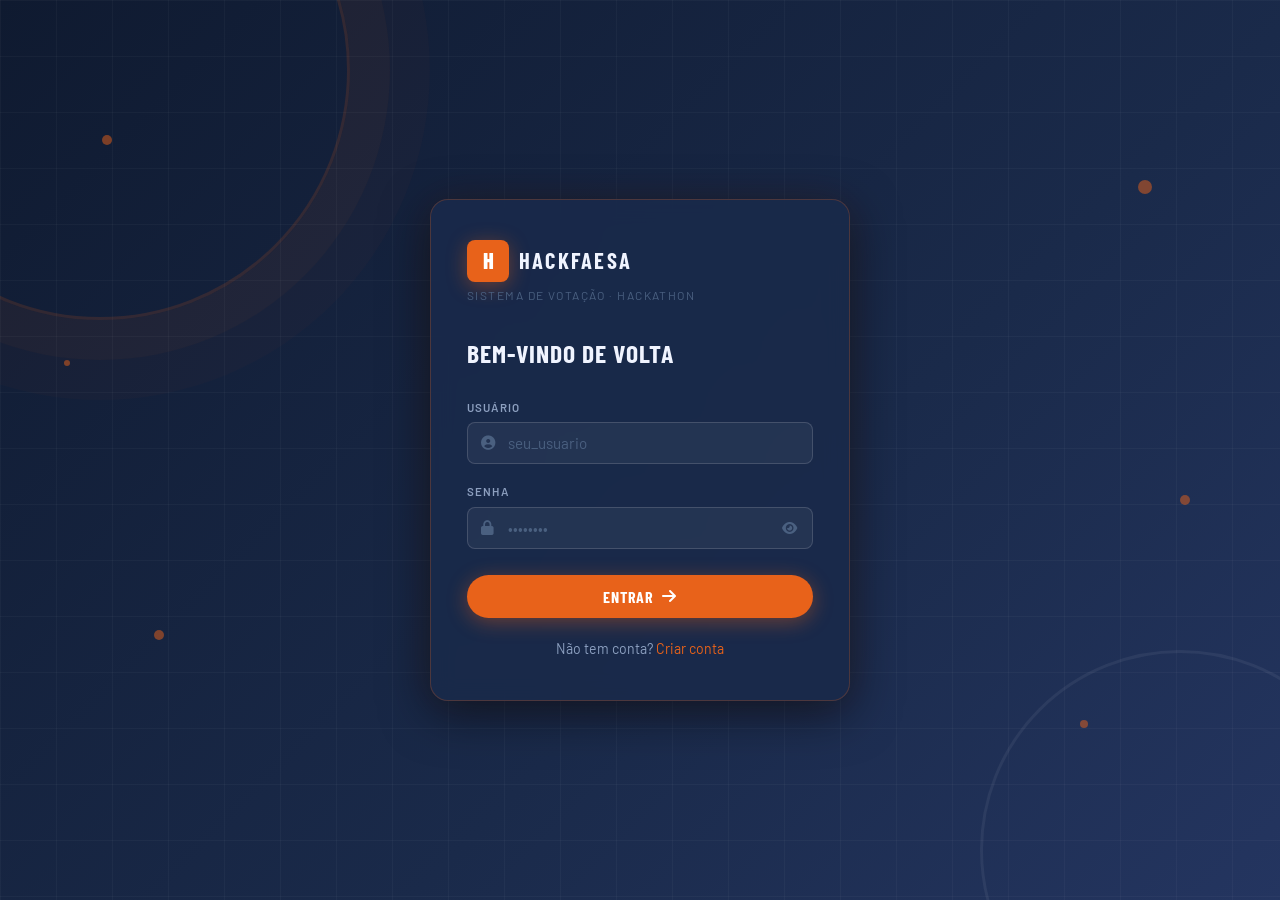
<file: frontend/index.html>
<!DOCTYPE html>
<html lang="pt-BR">
<head>
    <meta charset="UTF-8">
    <meta name="viewport" content="width=device-width, initial-scale=1.0">
    <title>FAESA — Sistema de Votação</title>
    <link rel="stylesheet" href="/frontend/styles.css?v=4">
    <link rel="preconnect" href="https://fonts.googleapis.com">
    <link rel="preconnect" href="https://fonts.gstatic.com" crossorigin>
    <link href="https://fonts.googleapis.com/css2?family=Barlow+Condensed:wght@600;700;800&family=Barlow:wght@300;400;500;600&display=swap" rel="stylesheet">
    <link href="https://cdnjs.cloudflare.com/ajax/libs/font-awesome/6.4.0/css/all.min.css" rel="stylesheet">
</head>
<body>

<!--AUTH SCREEN-->
<div class="auth-screen" id="authScreen">
    <div class="auth-circuit"></div>
    <div class="auth-grid"></div>
    <div class="auth-nodes">
        <div class="auth-node"></div>
        <div class="auth-node"></div>
        <div class="auth-node"></div>
        <div class="auth-node"></div>
        <div class="auth-node"></div>
        <div class="auth-node"></div>
    </div>

    <div class="auth-card" id="authCard">
        <div class="auth-logo">
            <div class="logo-mark"><span>H</span></div>
            <span class="logo-text">HackFAESA</span>
        </div>
        <p class="auth-subtitle">Sistema de Votação · Hackathon</p>

        <div class="auth-panel active" id="panelLogin">
            <h2 class="auth-title">Bem-vindo de volta</h2>
            <form id="loginForm" novalidate>
                <div class="field">
                    <label>Usuário</label>
                    <div class="field-wrap">
                        <i class="fas fa-user-circle"></i>
                        <input type="text" id="username" placeholder="seu_usuario" autocomplete="username" required>
                    </div>
                </div>
                <div class="field">
                    <label>Senha</label>
                    <div class="field-wrap">
                        <i class="fas fa-lock"></i>
                        <input type="password" id="password" placeholder="••••••••" autocomplete="current-password" required>
                        <button type="button" class="toggle-pw" tabindex="-1" onclick="togglePassword('password',this)">
                            <i class="fas fa-eye"></i>
                        </button>
                    </div>
                </div>
                <button type="submit" class="btn-primary btn-full">
                    <span>Entrar</span><i class="fas fa-arrow-right"></i>
                </button>
            </form>
            <p class="auth-switch">Não tem conta? <a href="#" onclick="switchPanel('register')">Criar conta</a></p>
        </div>

        <div class="auth-panel" id="panelRegister">
            <h2 class="auth-title">Criar conta</h2>
            <form id="signupForm" novalidate>
                <div class="field">
                    <label>Usuário</label>
                    <div class="field-wrap">
                        <i class="fas fa-user-circle"></i>
                        <input type="text" id="newUsername" placeholder="escolha um usuario" autocomplete="username" required>
                    </div>
                </div>
                <div class="field">
                    <label>Senha</label>
                    <div class="field-wrap">
                        <i class="fas fa-lock"></i>
                        <input type="password" id="newPassword" placeholder="mínimo 6 caracteres" autocomplete="new-password" required>
                        <button type="button" class="toggle-pw" tabindex="-1" onclick="togglePassword('newPassword',this)">
                            <i class="fas fa-eye"></i>
                        </button>
                    </div>
                </div>
                <button type="submit" class="btn-primary btn-full">
                    <span>Registrar</span><i class="fas fa-arrow-right"></i>
                </button>
            </form>
            <p class="auth-switch">Já tem conta? <a href="#" onclick="switchPanel('login')">Fazer login</a></p>
        </div>
    </div>
</div>

<!--  MAIN APP  -->
<div class="app" id="mainApp" style="display:none">

    <aside class="sidebar" id="sidebar">
        <div class="sidebar-header">
            <div class="auth-logo">
                <div class="logo-mark sm"><span>F</span></div>
                <span class="logo-text">FAESA</span>
            </div>
            <button class="sidebar-close" onclick="toggleSidebar()"><i class="fas fa-times"></i></button>
        </div>

        <nav class="sidebar-nav">
            <button class="nav-item active voter-only" data-tab="voting" onclick="showTab('voting',this)">
                <i class="fas fa-ballot-check"></i><span>Votação</span>
            </button>
            <button class="nav-item" data-tab="results" onclick="showTab('results',this)">
                <i class="fas fa-chart-bar"></i><span>Resultados</span>
            </button>
            <button class="nav-item admin-only" data-tab="admin" onclick="showTab('admin',this)" style="display:none">
                <i class="fas fa-shield-halved"></i><span>Admin</span>
            </button>
        </nav>

        <div class="sidebar-user">
            <div class="user-avatar" id="sidebarAvatar">?</div>
            <div class="user-details">
                <span class="user-name" id="sidebarUsername">—</span>
                <span class="user-role" id="sidebarRole">Avaliador</span>
            </div>
            <button class="icon-btn danger" onclick="logout()" title="Sair">
                <i class="fas fa-sign-out-alt"></i>
            </button>
        </div>
    </aside>

    <div class="sidebar-overlay" id="overlay" onclick="toggleSidebar()"></div>

    <div class="main-area">
        <header class="topbar">
            <button class="icon-btn" onclick="toggleSidebar()" id="menuBtn">
                <i class="fas fa-bars"></i>
            </button>
            <div class="topbar-title" id="topbarTitle">Votação</div>
            <div class="topbar-right">
                <button class="icon-btn theme-toggle" onclick="toggleTheme()" id="themeBtn" title="Alternar tema">
                    <i class="fas fa-sun" id="themeIcon"></i>
                </button>
                <span class="user-chip">
                    <span class="chip-avatar" id="chipAvatar">?</span>
                    <span id="chipUsername">—</span>
                </span>
            </div>
        </header>

        <main class="content">

            <!-- ── Voting Tab ── -->
            <section class="tab-pane active" id="tabVoting">
                <div class="section-header">
                    <div>
                        <h1 class="page-title">Avaliar Equipe</h1>
                        <p class="page-desc">Selecione uma equipe e avalie cada critério</p>
                    </div>
                </div>

                <div id="noTeamsMsg" class="info-banner" style="display:none">
                    <i class="fas fa-circle-info"></i>
                    Nenhuma equipe cadastrada ainda. Aguarde o administrador adicionar as equipes.
                </div>

                <form id="votingForm" novalidate>
                    <div class="team-field-card" id="teamSelectorCard">
                        <label class="team-label">
                            <i class="fas fa-users"></i> Selecionar Equipe
                        </label>
                        <div class="team-selector" id="teamSelector">
                            <div class="teams-loading">
                                <i class="fas fa-circle-notch fa-spin"></i> Carregando equipes…
                            </div>
                        </div>
                        <input type="hidden" id="selectedTeam">
                    </div>

                    <div class="criteria-title">
                        <i class="fas fa-sliders-h"></i> Critérios de Avaliação
                    </div>

                    <div class="vote-progress">
                        <span class="progress-label">Categorias avaliadas</span>
                        <div class="progress-bar-wrap">
                            <div class="progress-bar" id="progressBar"></div>
                        </div>
                        <span class="progress-count" id="progressCount">0 / 7</span>
                    </div>

                    <div class="categories-grid" id="categoriesGrid"></div>

                    <div class="form-actions">
                        <button type="button" class="btn-ghost" onclick="resetVotingForm()">
                            <i class="fas fa-redo"></i> Limpar
                        </button>
                        <button type="submit" class="btn-primary btn-submit" id="submitBtn">
                            <i class="fas fa-paper-plane"></i><span>Enviar Avaliação</span>
                        </button>
                    </div>
                </form>
            </section>

            <!-- ── Results Tab ── -->
            <section class="tab-pane" id="tabResults">
                <div class="section-header">
                    <div>
                        <h1 class="page-title">Resultados</h1>
                        <p class="page-desc">Ranking das equipes em tempo real</p>
                    </div>
                    <button class="btn-ghost" onclick="updateResults()" id="refreshBtn">
                        <i class="fas fa-sync-alt"></i> Atualizar
                    </button>
                </div>
                <div id="resultsContainer"></div>
            </section>

            <!-- ── Admin Tab ── -->
            <section class="tab-pane" id="tabAdmin">
                <div class="section-header">
                    <div>
                        <h1 class="page-title">Painel Admin</h1>
                        <p class="page-desc">Gerencie equipes e usuários do hackathon</p>
                    </div>
                </div>

                <!-- Adicionar Equipe -->
                <div class="admin-card">
                    <div class="admin-card-title">
                        <i class="fas fa-plus-circle"></i> Adicionar Equipe
                    </div>
                    <div class="add-team-row">
                        <div class="field-wrap flex-1">
                            <i class="fas fa-users"></i>
                            <input type="text" id="newTeamName" placeholder="Nome da equipe" maxlength="100"
                                   onkeydown="if(event.key==='Enter'){event.preventDefault();addTeam()}">
                        </div>
                        <button class="btn-primary" onclick="addTeam()" id="addTeamBtn">
                            <i class="fas fa-plus"></i> Adicionar
                        </button>
                    </div>
                </div>

                <!-- Lista de Equipes -->
                <div class="admin-card" style="margin-top:16px">
                    <div class="admin-card-title">
                        <i class="fas fa-list-ul"></i> Equipes Cadastradas
                        <span class="team-count-badge" id="teamCountBadge">0</span>
                    </div>
                    <div id="adminTeamList" class="admin-team-list"></div>
                </div>

                <!-- Gerenciar Usuários (admin-only — hidden via JS on enterApp) -->
                <div class="admin-card admin-only" style="margin-top:16px;display:none">
                    <div class="admin-card-title">
                        <i class="fas fa-users-gear"></i> Usuários Cadastrados
                        <span class="team-count-badge" id="userCountBadge">0</span>
                        <button class="btn-ghost btn-sm" onclick="loadUsers()" style="margin-left:auto">
                            <i class="fas fa-sync-alt"></i> Atualizar
                        </button>
                    </div>
                    <div id="adminUserList" class="admin-team-list"></div>
                </div>

            </section>

        </main>
    </div>
</div>

<div id="toastContainer" class="toast-container"></div>
<script src="/frontend/script.js?v=4"></script>
</body>

</html>
</file>
<file: frontend/styles.css>
/* ═══════════════════════════════════════════════
   FAESA VOTING SYSTEM — styles.css
   Brand: HackFAESA — Navy + Orange
   ═══════════════════════════════════════════════ */

/* ── Dark theme (default) ─────────────────────── */
:root {
    --navy:      #1a2a4a;
    --navy-2:    #162340;
    --navy-3:    #0f1a30;
    --navy-light:#243560;

    --orange:    #e8621a;
    --orange-2:  #f07030;
    --orange-glow: rgba(232,98,26,0.3);

    --bg:        #0f1a30;
    --surface:   #1a2a4a;
    --surface-2: #1e3055;
    --surface-3: #243560;
    --border:    rgba(255,255,255,0.08);
    --border-hi: rgba(255,255,255,0.15);

    --gold:   #f5c842;
    --silver: #b0bec5;
    --bronze: #cd7f32;

    --success: #34d399;
    --error:   #f87171;
    --warning: #fbbf24;

    --text:   #f0f4ff;
    --text-2: #8da0c0;
    --text-3: #4a6080;

    --font-display: 'Barlow Condensed', sans-serif;
    --font-body:    'Barlow', sans-serif;

    --radius:    10px;
    --radius-lg: 18px;
    --shadow:    0 4px 24px rgba(0,0,0,0.4);
    --shadow-lg: 0 12px 48px rgba(0,0,0,0.55);
    --shadow-orange: 0 4px 20px rgba(232,98,26,0.4);

    --sidebar-w: 260px;
    --topbar-h:  64px;
    --ease: cubic-bezier(0.4, 0, 0.2, 1);
}

/* ── Light theme ──────────────────────────────── */
[data-theme="light"] {
    --bg:        #f0f4fa;
    --surface:   #ffffff;
    --surface-2: #f5f8fd;
    --surface-3: #e8eef8;
    --border:    rgba(26,42,74,0.1);
    --border-hi: rgba(26,42,74,0.18);

    --text:   #0f1a30;
    --text-2: #3a5070;
    --text-3: #8aa0c0;

    --shadow:    0 4px 24px rgba(26,42,74,0.1);
    --shadow-lg: 0 12px 48px rgba(26,42,74,0.15);
}

[data-theme="light"] .auth-screen {
    background: linear-gradient(135deg, #1a2a4a, #243560);
}

[data-theme="light"] .auth-card {
    box-shadow: 0 8px 40px rgba(26,42,74,0.2);
}

[data-theme="light"] .skeleton-card::after {
    background: linear-gradient(90deg, transparent 0%, rgba(255,255,255,0.7) 50%, transparent 100%);
}

/* ── Theme transitions ────────────────────────── */
body, .sidebar, .topbar, .auth-card,
.category-card, .team-card, .team-card-header, .team-card-body,
.team-field-card, .score-item, .admin-card, .admin-team-item,
.nav-item, .field-wrap input, .team-input, .team-chip,
.toast, .info-banner, .vote-progress {
    transition: background-color 0.25s ease, border-color 0.25s ease,
                color 0.15s ease, box-shadow 0.25s ease;
}

/* ── Reset ───────────────────────────────────────*/
*, *::before, *::after { box-sizing: border-box; margin: 0; padding: 0; }
html { font-size: 16px; scroll-behavior: smooth; }

body {
    font-family: var(--font-body);
    background: var(--bg);
    color: var(--text);
    line-height: 1.6;
    min-height: 100vh;
    -webkit-font-smoothing: antialiased;
}

a { color: var(--orange); text-decoration: none; }
a:hover { text-decoration: underline; }
button { font-family: var(--font-body); cursor: pointer; border: none; background: none; }
input { font-family: var(--font-body); outline: none; }

::-webkit-scrollbar { width: 6px; }
::-webkit-scrollbar-track { background: transparent; }
::-webkit-scrollbar-thumb { background: var(--surface-3); border-radius: 99px; }

/* ══════════════════════════════════════════════
   CIRCUIT BOARD BACKGROUND — signature HackFAESA effect
   ══════════════════════════════════════════════ */
.circuit-bg {
    position: absolute;
    inset: 0;
    pointer-events: none;
    overflow: hidden;
    opacity: 0.07;
}

.circuit-bg svg {
    position: absolute;
    width: 100%;
    height: 100%;
}

/* Floating circuit nodes */
.circuit-node {
    position: absolute;
    border-radius: 50%;
    border: 2px solid var(--text-3);
    animation: nodePulse 4s ease-in-out infinite alternate;
}

@keyframes nodePulse {
    from { opacity: 0.3; transform: scale(1); }
    to   { opacity: 0.7; transform: scale(1.1); }
}

/* ══════════════════════════════════════════════
   AUTH SCREEN
   ══════════════════════════════════════════════ */
.auth-screen {
    min-height: 100vh;
    display: flex;
    align-items: center;
    justify-content: center;
    padding: 24px;
    position: relative;
    overflow: hidden;
    background: linear-gradient(135deg, var(--navy-3) 0%, var(--navy) 60%, var(--navy-light) 100%);
}

/* circuit decorations on auth */
.auth-circuit {
    position: absolute;
    inset: 0;
    pointer-events: none;
    overflow: hidden;
}

.auth-circuit::before,
.auth-circuit::after {
    content: '';
    position: absolute;
    border-radius: 50%;
    border: 3px solid rgba(232,98,26,0.15);
}

.auth-circuit::before {
    width: 500px; height: 500px;
    top: -180px; left: -150px;
    box-shadow: 0 0 0 40px rgba(232,98,26,0.04),
                0 0 0 80px rgba(232,98,26,0.02);
    animation: circuitSpin 20s linear infinite;
}

.auth-circuit::after {
    width: 400px; height: 400px;
    bottom: -150px; right: -100px;
    border-color: rgba(255,255,255,0.06);
    animation: circuitSpin 15s linear infinite reverse;
}

@keyframes circuitSpin {
    from { transform: rotate(0deg); }
    to   { transform: rotate(360deg); }
}

/* grid lines */
.auth-grid {
    position: absolute;
    inset: 0;
    background-image:
        linear-gradient(rgba(255,255,255,0.03) 1px, transparent 1px),
        linear-gradient(90deg, rgba(255,255,255,0.03) 1px, transparent 1px);
    background-size: 56px 56px;
}

/* orange dot nodes scattered */
.auth-nodes {
    position: absolute;
    inset: 0;
    pointer-events: none;
}

.auth-node {
    position: absolute;
    width: 10px; height: 10px;
    border-radius: 50%;
    background: var(--orange);
    opacity: 0.5;
    animation: nodeFloat 6s ease-in-out infinite alternate;
}

.auth-node:nth-child(1)  { top: 15%; left: 8%;   animation-delay: 0s; }
.auth-node:nth-child(2)  { top: 40%; left: 5%;   animation-delay: -2s; width:6px;height:6px; }
.auth-node:nth-child(3)  { top: 70%; left: 12%;  animation-delay: -4s; }
.auth-node:nth-child(4)  { top: 20%; right: 10%; animation-delay: -1s; width:14px;height:14px; }
.auth-node:nth-child(5)  { top: 55%; right: 7%;  animation-delay: -3s; }
.auth-node:nth-child(6)  { top: 80%; right: 15%; animation-delay: -5s; width:8px;height:8px; }

@keyframes nodeFloat {
    from { transform: translateY(0) scale(1); opacity: 0.4; }
    to   { transform: translateY(-12px) scale(1.2); opacity: 0.8; }
}

/* card */
.auth-card {
    background: rgba(26,42,74,0.92);
    border: 1px solid rgba(232,98,26,0.25);
    border-radius: var(--radius-lg);
    padding: 40px 36px;
    width: 100%;
    max-width: 420px;
    box-shadow: var(--shadow-lg), 0 0 40px rgba(232,98,26,0.08);
    position: relative;
    z-index: 1;
    animation: cardIn 0.5s var(--ease) both;
    backdrop-filter: blur(12px);
}

[data-theme="light"] .auth-card {
    background: rgba(255,255,255,0.97);
    border-color: rgba(232,98,26,0.3);
}

@keyframes cardIn {
    from { opacity: 0; transform: translateY(28px) scale(0.97); }
    to   { opacity: 1; transform: none; }
}

/* logo */
.auth-logo {
    display: flex;
    align-items: center;
    gap: 10px;
    margin-bottom: 4px;
}

.logo-mark {
    width: 42px; height: 42px;
    background: var(--orange);
    border-radius: 8px;
    display: flex;
    align-items: center;
    justify-content: center;
    font-family: var(--font-display);
    font-weight: 800;
    font-size: 1.4rem;
    color: #fff;
    box-shadow: var(--shadow-orange);
    letter-spacing: -0.02em;
}

.logo-mark.sm { width: 34px; height: 34px; font-size: 1.1rem; border-radius: 6px; }

.logo-text {
    font-family: var(--font-display);
    font-weight: 700;
    font-size: 1.4rem;
    letter-spacing: 0.1em;
    color: var(--text);
    text-transform: uppercase;
}

.auth-subtitle {
    font-size: 0.75rem;
    color: var(--text-3);
    letter-spacing: 0.12em;
    text-transform: uppercase;
    margin-bottom: 28px;
}

/* panels */
.auth-panel { display: none; }
.auth-panel.active {
    display: block;
    animation: panelIn 0.3s var(--ease) both;
}

@keyframes panelIn {
    from { opacity: 0; transform: translateX(10px); }
    to   { opacity: 1; transform: none; }
}

.auth-title {
    font-family: var(--font-display);
    font-size: 1.6rem;
    font-weight: 700;
    margin-bottom: 24px;
    color: var(--text);
    text-transform: uppercase;
    letter-spacing: 0.04em;
}

/* field */
.field { margin-bottom: 18px; }

.field label {
    display: block;
    font-size: 0.72rem;
    font-weight: 600;
    letter-spacing: 0.1em;
    text-transform: uppercase;
    color: var(--text-2);
    margin-bottom: 6px;
}

.field-wrap {
    position: relative;
    display: flex;
    align-items: center;
}

.field-wrap i.fa-user-circle,
.field-wrap i.fa-lock,
.field-wrap i.fa-users {
    position: absolute;
    left: 14px;
    color: var(--text-3);
    font-size: 0.9rem;
    pointer-events: none;
    transition: color 0.2s;
}

.field-wrap input {
    width: 100%;
    padding: 11px 14px 11px 40px;
    background: rgba(255,255,255,0.05);
    border: 1.5px solid var(--border-hi);
    border-radius: 8px;
    color: var(--text);
    font-size: 0.95rem;
    transition: border-color 0.2s, box-shadow 0.2s, background 0.2s;
}

[data-theme="light"] .field-wrap input {
    background: #f5f8fd;
}

.field-wrap input:focus {
    border-color: var(--orange);
    box-shadow: 0 0 0 3px var(--orange-glow);
}

.field-wrap:focus-within > i.fa-user-circle,
.field-wrap:focus-within > i.fa-lock,
.field-wrap:focus-within > i.fa-users { color: var(--orange); }

.field-wrap input::placeholder { color: var(--text-3); }

.toggle-pw {
    position: absolute;
    right: 12px;
    color: var(--text-3);
    font-size: 0.85rem;
    padding: 4px;
    transition: color 0.2s;
}
.toggle-pw:hover { color: var(--text-2); }

/* ── Buttons ─────────────────────────────────── */
.btn-primary {
    display: inline-flex;
    align-items: center;
    justify-content: center;
    gap: 8px;
    padding: 12px 26px;
    background: var(--orange);
    color: #fff;
    border-radius: 99px;
    font-family: var(--font-display);
    font-weight: 700;
    font-size: 1rem;
    letter-spacing: 0.06em;
    text-transform: uppercase;
    transition: background 0.2s, transform 0.15s, box-shadow 0.2s;
    box-shadow: var(--shadow-orange);
    position: relative;
    overflow: hidden;
}

.btn-primary::before {
    content: '';
    position: absolute;
    inset: 0;
    background: rgba(255,255,255,0.12);
    opacity: 0;
    transition: opacity 0.2s;
}

.btn-primary:hover::before { opacity: 1; }
.btn-primary:hover { transform: translateY(-2px); box-shadow: 0 6px 28px rgba(232,98,26,0.55); }
.btn-primary:active { transform: translateY(0); }
.btn-primary:disabled { opacity: 0.5; pointer-events: none; }

.btn-full { width: 100%; margin-top: 8px; }

.btn-ghost {
    display: inline-flex;
    align-items: center;
    gap: 8px;
    padding: 10px 20px;
    border: 1.5px solid var(--border-hi);
    border-radius: 99px;
    color: var(--text-2);
    font-family: var(--font-display);
    font-size: 0.88rem;
    font-weight: 600;
    letter-spacing: 0.05em;
    text-transform: uppercase;
    transition: background 0.2s, color 0.2s, border-color 0.2s;
}

.btn-ghost:hover {
    background: var(--surface-2);
    color: var(--text);
    border-color: var(--orange);
    color: var(--orange);
}

.icon-btn {
    width: 38px; height: 38px;
    border-radius: 8px;
    display: flex; align-items: center; justify-content: center;
    color: var(--text-2);
    transition: background 0.2s, color 0.2s;
    font-size: 1rem;
}
.icon-btn:hover { background: var(--surface-3); color: var(--text); }
.icon-btn.danger:hover { background: rgba(248,113,113,0.15); color: var(--error); }
.theme-toggle { font-size: 0.95rem; }

.auth-switch {
    text-align: center;
    margin-top: 20px;
    font-size: 0.88rem;
    color: var(--text-2);
}

/* ══════════════════════════════════════════════
   APP LAYOUT
   ══════════════════════════════════════════════ */
.app {
    display: flex;
    min-height: 100vh;
}

/* ── Sidebar ─────────────────────────────────── */
.sidebar {
    width: var(--sidebar-w);
    background: var(--navy-3);
    border-right: 1px solid rgba(232,98,26,0.15);
    display: flex;
    flex-direction: column;
    position: fixed;
    left: 0; top: 0; bottom: 0;
    z-index: 100;
    transition: transform 0.3s var(--ease);
}

[data-theme="light"] .sidebar {
    background: var(--navy);
    border-right-color: rgba(232,98,26,0.25);
}

.sidebar-header {
    padding: 20px 20px 16px;
    display: flex;
    align-items: center;
    justify-content: space-between;
    border-bottom: 1px solid rgba(255,255,255,0.06);
}

.sidebar-close { display: none; color: var(--text-2); }

.sidebar-nav {
    flex: 1;
    padding: 16px 12px;
    display: flex;
    flex-direction: column;
    gap: 4px;
}

.nav-item {
    display: flex;
    align-items: center;
    gap: 12px;
    padding: 11px 14px;
    border-radius: var(--radius);
    color: rgba(255,255,255,0.55);
    font-family: var(--font-display);
    font-size: 0.95rem;
    font-weight: 600;
    letter-spacing: 0.04em;
    text-transform: uppercase;
    transition: all 0.2s;
    width: 100%;
    text-align: left;
    border: 1.5px solid transparent;
}

.nav-item i { width: 18px; text-align: center; font-size: 0.9rem; }

.nav-item:hover {
    background: rgba(255,255,255,0.07);
    color: rgba(255,255,255,0.9);
}

.nav-item.active {
    background: rgba(232,98,26,0.15);
    color: var(--orange-2);
    border-color: rgba(232,98,26,0.4);
}

/* admin badge */
.nav-item.admin-only::after {
    content: 'ADMIN';
    font-size: 0.5rem;
    font-weight: 700;
    letter-spacing: 0.08em;
    padding: 2px 6px;
    border-radius: 3px;
    background: rgba(245,200,66,0.15);
    color: var(--gold);
    border: 1px solid rgba(245,200,66,0.3);
    margin-left: auto;
}

.sidebar-user {
    padding: 16px 12px;
    border-top: 1px solid rgba(255,255,255,0.06);
    display: flex;
    align-items: center;
    gap: 10px;
}

.user-avatar {
    width: 36px; height: 36px;
    border-radius: 50%;
    background: var(--orange);
    display: flex; align-items: center; justify-content: center;
    font-family: var(--font-display);
    font-weight: 700;
    font-size: 1rem;
    color: #fff;
    flex-shrink: 0;
    box-shadow: 0 2px 8px rgba(232,98,26,0.4);
}

.user-details { flex: 1; min-width: 0; }

.user-name {
    display: block;
    font-family: var(--font-display);
    font-size: 0.9rem;
    font-weight: 700;
    letter-spacing: 0.04em;
    white-space: nowrap;
    overflow: hidden;
    text-overflow: ellipsis;
    color: rgba(255,255,255,0.9);
}

.user-role {
    display: block;
    font-size: 0.72rem;
    color: rgba(255,255,255,0.4);
    text-transform: uppercase;
    letter-spacing: 0.08em;
}

.sidebar-overlay {
    display: none;
    position: fixed;
    inset: 0;
    background: rgba(0,0,0,0.6);
    z-index: 90;
    backdrop-filter: blur(2px);
}

/* ── Main Area ───────────────────────────────── */
.main-area {
    flex: 1;
    margin-left: var(--sidebar-w);
    display: flex;
    flex-direction: column;
    min-height: 100vh;
}

.topbar {
    height: var(--topbar-h);
    background: var(--surface);
    border-bottom: 2px solid rgba(232,98,26,0.2);
    padding: 0 24px;
    display: flex;
    align-items: center;
    gap: 14px;
    position: sticky;
    top: 0;
    z-index: 50;
}

#menuBtn { display: none; }

.topbar-title {
    flex: 1;
    font-family: var(--font-display);
    font-size: 1.1rem;
    font-weight: 700;
    color: var(--text);
    text-transform: uppercase;
    letter-spacing: 0.08em;
}

/* orange accent line on topbar title */
.topbar-title::before {
    content: '';
    display: inline-block;
    width: 4px; height: 18px;
    background: var(--orange);
    border-radius: 2px;
    margin-right: 10px;
    vertical-align: middle;
}

.user-chip {
    display: flex;
    align-items: center;
    gap: 8px;
    background: var(--surface-2);
    border: 1.5px solid var(--border-hi);
    border-radius: 99px;
    padding: 5px 14px 5px 6px;
    font-size: 0.85rem;
    color: var(--text-2);
}

.chip-avatar {
    width: 26px; height: 26px;
    border-radius: 50%;
    background: var(--orange);
    display: flex; align-items: center; justify-content: center;
    font-family: var(--font-display);
    font-weight: 700; font-size: 0.75rem;
    color: #fff;
}

.content {
    flex: 1;
    padding: 32px 28px;
    max-width: 980px;
    width: 100%;
    margin: 0 auto;
}

/* ── Section layout ──────────────────────────── */
.section-header {
    display: flex;
    align-items: flex-start;
    justify-content: space-between;
    gap: 16px;
    margin-bottom: 28px;
    flex-wrap: wrap;
}

.page-title {
    font-family: var(--font-display);
    font-size: 2rem;
    font-weight: 700;
    color: var(--text);
    line-height: 1.2;
    text-transform: uppercase;
    letter-spacing: 0.04em;
    display: flex;
    align-items: center;
    gap: 12px;
}

/* orange bar before title */
.page-title::before {
    content: '';
    display: inline-block;
    width: 5px;
    height: 28px;
    background: var(--orange);
    border-radius: 3px;
    flex-shrink: 0;
}

.page-desc {
    margin-top: 6px;
    font-size: 0.9rem;
    color: var(--text-2);
    padding-left: 17px;
}

.tab-pane { display: none; }
.tab-pane.active {
    display: block;
    animation: fadeSlide 0.3s var(--ease) both;
}

@keyframes fadeSlide {
    from { opacity: 0; transform: translateY(12px); }
    to   { opacity: 1; transform: none; }
}

/* ══════════════════════════════════════════════
   VOTING FORM
   ══════════════════════════════════════════════ */
.team-field-card {
    background: var(--surface);
    border: 1.5px solid var(--border-hi);
    border-radius: var(--radius);
    padding: 24px;
    margin-bottom: 24px;
    position: relative;
    overflow: hidden;
}

/* orange corner accent */
.team-field-card::before {
    content: '';
    position: absolute;
    top: 0; left: 0;
    width: 4px; height: 100%;
    background: var(--orange);
    border-radius: 0 2px 2px 0;
}

.team-label {
    display: flex;
    align-items: center;
    gap: 8px;
    font-size: 0.72rem;
    font-weight: 700;
    text-transform: uppercase;
    letter-spacing: 0.1em;
    color: var(--text-2);
    margin-bottom: 14px;
}

.team-label i { color: var(--orange); }

.team-input {
    width: 100%;
    padding: 12px 16px;
    background: var(--surface-2);
    border: 1.5px solid var(--border);
    border-radius: 8px;
    color: var(--text);
    font-size: 1.05rem;
    font-weight: 500;
    transition: border-color 0.2s, box-shadow 0.2s;
}

.team-input:focus {
    border-color: var(--orange);
    box-shadow: 0 0 0 3px var(--orange-glow);
}

.team-input::placeholder { color: var(--text-3); }

.criteria-title {
    font-family: var(--font-display);
    font-size: 0.78rem;
    font-weight: 700;
    text-transform: uppercase;
    letter-spacing: 0.1em;
    color: var(--text-2);
    margin-bottom: 14px;
    display: flex;
    align-items: center;
    gap: 8px;
}
.criteria-title i { color: var(--orange); }

/* categories grid */
.categories-grid {
    display: grid;
    grid-template-columns: repeat(auto-fill, minmax(280px, 1fr));
    gap: 14px;
    margin-bottom: 24px;
}

.category-card {
    background: var(--surface);
    border: 1.5px solid var(--border);
    border-radius: var(--radius);
    padding: 18px;
    transition: border-color 0.2s, box-shadow 0.2s;
    position: relative;
    overflow: hidden;
}

.category-card::after {
    content: '';
    position: absolute;
    bottom: 0; left: 0; right: 0;
    height: 2px;
    background: var(--orange);
    transform: scaleX(0);
    transition: transform 0.3s var(--ease);
    transform-origin: left;
}

.category-card:has(input:checked)::after { transform: scaleX(1); }
.category-card:has(input:checked) {
    border-color: rgba(232,98,26,0.4);
}

.category-header {
    display: flex;
    align-items: center;
    justify-content: space-between;
    margin-bottom: 12px;
}

.category-name {
    font-family: var(--font-display);
    font-size: 0.95rem;
    font-weight: 700;
    color: var(--text);
    text-transform: uppercase;
    letter-spacing: 0.03em;
}

.category-weight {
    font-size: 0.7rem;
    padding: 2px 8px;
    background: rgba(232,98,26,0.12);
    border: 1px solid rgba(232,98,26,0.25);
    border-radius: 99px;
    color: var(--orange-2);
    font-weight: 600;
}

.rating-group {
    display: flex;
    gap: 5px;
    flex-wrap: wrap;
}

.rating-option { flex: 1; min-width: 0; }
.rating-option input[type="radio"] { display: none; }

.rating-option label {
    display: flex;
    flex-direction: column;
    align-items: center;
    justify-content: center;
    gap: 2px;
    padding: 8px 4px;
    background: var(--surface-2);
    border: 1.5px solid var(--border);
    border-radius: 7px;
    cursor: pointer;
    transition: all 0.2s;
    text-align: center;
    font-size: 0.65rem;
    color: var(--text-2);
    width: 100%;
    line-height: 1.3;
}

.rating-option label .rating-num {
    display: block;
    font-family: var(--font-display);
    font-size: 1.1rem;
    font-weight: 800;
    color: var(--text-3);
    transition: color 0.2s;
}

.rating-option label:hover {
    border-color: var(--orange);
    color: var(--text);
}

.rating-option label:hover .rating-num { color: var(--orange); }

.rating-option input[type="radio"]:checked + label {
    background: rgba(232,98,26,0.15);
    border-color: var(--orange);
    color: var(--orange-2);
}

.rating-option input[type="radio"]:checked + label .rating-num {
    color: var(--orange);
}

.category-card.rated .category-name::after {
    content: '●';
    margin-left: 6px;
    color: var(--success);
    font-size: 0.5rem;
    vertical-align: middle;
}

.form-actions {
    display: flex;
    justify-content: flex-end;
    gap: 12px;
}

.btn-submit { padding: 13px 36px; font-size: 1rem; }

/* progress bar */
.vote-progress {
    display: flex;
    align-items: center;
    gap: 12px;
    margin-bottom: 20px;
    padding: 12px 16px;
    background: var(--surface);
    border: 1.5px solid var(--border);
    border-radius: var(--radius);
}

.progress-label {
    font-family: var(--font-display);
    font-size: 0.72rem;
    font-weight: 700;
    text-transform: uppercase;
    letter-spacing: 0.08em;
    color: var(--text-2);
    white-space: nowrap;
}

.progress-bar-wrap {
    flex: 1;
    height: 6px;
    background: var(--surface-3);
    border-radius: 99px;
    overflow: hidden;
}

.progress-bar {
    height: 100%;
    background: linear-gradient(90deg, var(--orange), var(--orange-2));
    border-radius: 99px;
    transition: width 0.4s var(--ease);
    width: 0%;
}

.progress-count {
    font-family: var(--font-display);
    font-size: 0.82rem;
    font-weight: 800;
    color: var(--orange-2);
    white-space: nowrap;
}

/* info banner */
.info-banner {
    display: flex;
    align-items: center;
    gap: 12px;
    padding: 14px 18px;
    background: rgba(232,98,26,0.08);
    border: 1.5px solid rgba(232,98,26,0.25);
    border-radius: var(--radius);
    color: var(--orange-2);
    font-size: 0.9rem;
    margin-bottom: 20px;
}

/* ── Team Selector ───────────────────────────── */
.team-selector {
    display: flex;
    flex-wrap: wrap;
    gap: 10px;
    min-height: 48px;
    align-items: center;
}

.teams-loading {
    color: var(--text-3);
    font-size: 0.88rem;
    display: flex;
    align-items: center;
    gap: 8px;
}

.team-chip {
    padding: 8px 20px;
    border-radius: 99px;
    border: 1.5px solid var(--border-hi);
    background: var(--surface-2);
    color: var(--text-2);
    font-family: var(--font-display);
    font-size: 0.88rem;
    font-weight: 600;
    letter-spacing: 0.04em;
    text-transform: uppercase;
    cursor: pointer;
    transition: all 0.2s;
    user-select: none;
}

.team-chip:hover {
    border-color: var(--orange);
    color: var(--orange-2);
    background: rgba(232,98,26,0.08);
}

.team-chip.selected {
    background: var(--orange);
    border-color: var(--orange);
    color: #fff;
    box-shadow: var(--shadow-orange);
}

/* ══════════════════════════════════════════════
   RESULTS
   ══════════════════════════════════════════════ */
.results-list {
    display: flex;
    flex-direction: column;
    gap: 14px;
}

.team-card {
    background: var(--surface);
    border: 1.5px solid var(--border);
    border-radius: var(--radius-lg);
    overflow: hidden;
    transition: box-shadow 0.2s, border-color 0.2s;
    animation: cardFadeIn 0.4s var(--ease) both;
    position: relative;
}

/* left accent bar */
.team-card::before {
    content: '';
    position: absolute;
    left: 0; top: 0; bottom: 0;
    width: 4px;
    background: var(--border-hi);
    border-radius: 0;
}

.team-card.rank-1::before { background: var(--gold); }
.team-card.rank-2::before { background: var(--silver); }
.team-card.rank-3::before { background: var(--bronze); }

.team-card:hover { box-shadow: var(--shadow); border-color: var(--border-hi); }

.team-card.rank-1 { border-color: rgba(245,200,66,0.3); }
.team-card.rank-2 { border-color: rgba(176,190,197,0.25); }
.team-card.rank-3 { border-color: rgba(205,127,50,0.25); }

@keyframes cardFadeIn {
    from { opacity: 0; transform: translateY(14px); }
    to   { opacity: 1; transform: none; }
}

.team-card-header {
    padding: 18px 20px 18px 24px;
    display: flex;
    align-items: center;
    gap: 16px;
    cursor: pointer;
    user-select: none;
}

.rank-badge {
    width: 36px; height: 36px;
    border-radius: 50%;
    display: flex; align-items: center; justify-content: center;
    font-family: var(--font-display);
    font-weight: 800;
    font-size: 1rem;
    flex-shrink: 0;
    background: var(--surface-3);
    color: var(--text-2);
    border: 1.5px solid var(--border);
}

.rank-badge.gold   { background: rgba(245,200,66,0.15);  color: var(--gold);   border-color: var(--gold); }
.rank-badge.silver { background: rgba(176,190,197,0.15); color: var(--silver); border-color: var(--silver); }
.rank-badge.bronze { background: rgba(205,127,50,0.15);  color: var(--bronze); border-color: var(--bronze); }

.team-info { flex: 1; min-width: 0; }

.team-card-name {
    font-family: var(--font-display);
    font-size: 1.1rem;
    font-weight: 700;
    color: var(--text);
    text-transform: uppercase;
    letter-spacing: 0.03em;
    white-space: nowrap;
    overflow: hidden;
    text-overflow: ellipsis;
}

.team-card-meta {
    font-size: 0.78rem;
    color: var(--text-3);
    margin-top: 2px;
    text-transform: uppercase;
    letter-spacing: 0.06em;
}

.score-pill {
    padding: 6px 18px;
    border-radius: 99px;
    font-family: var(--font-display);
    font-weight: 800;
    font-size: 1rem;
    background: var(--surface-2);
    color: var(--text);
    border: 1.5px solid var(--border-hi);
    flex-shrink: 0;
    letter-spacing: 0.02em;
}

.rank-1 .score-pill { background: rgba(245,200,66,0.12);  color: var(--gold);   border-color: rgba(245,200,66,0.4); }
.rank-2 .score-pill { background: rgba(176,190,197,0.12); color: var(--silver); border-color: rgba(176,190,197,0.35); }
.rank-3 .score-pill { background: rgba(205,127,50,0.12);  color: var(--bronze); border-color: rgba(205,127,50,0.4); }

.team-card-actions {
    display: flex;
    align-items: center;
    gap: 8px;
    flex-shrink: 0;
}

.expand-btn {
    width: 30px; height: 30px;
    border-radius: 6px;
    display: flex; align-items: center; justify-content: center;
    color: var(--text-3);
    font-size: 0.8rem;
    transition: all 0.2s;
    background: var(--surface-2);
}
.expand-btn:hover { background: var(--surface-3); color: var(--text); }
.expand-btn.expanded { transform: rotate(180deg); }

.delete-btn-sm {
    padding: 6px 14px;
    border-radius: 99px;
    background: rgba(248,113,113,0.1);
    border: 1.5px solid rgba(248,113,113,0.25);
    color: var(--error);
    font-family: var(--font-display);
    font-size: 0.75rem;
    font-weight: 700;
    letter-spacing: 0.05em;
    text-transform: uppercase;
    display: flex; align-items: center; gap: 5px;
    transition: all 0.2s;
}
.delete-btn-sm:hover { background: rgba(248,113,113,0.2); }

.team-card-body {
    border-top: 1px solid var(--border);
    padding: 20px 24px;
    display: none;
}
.team-card-body.open { display: block; }

.scores-grid {
    display: grid;
    grid-template-columns: repeat(auto-fill, minmax(180px, 1fr));
    gap: 10px;
}

.score-item {
    background: var(--surface-2);
    border: 1px solid var(--border);
    border-radius: 8px;
    padding: 12px 14px;
}

.score-item-name {
    font-family: var(--font-display);
    font-size: 0.68rem;
    text-transform: uppercase;
    letter-spacing: 0.08em;
    color: var(--text-3);
    margin-bottom: 4px;
}

.score-item-val {
    font-family: var(--font-display);
    font-size: 1.2rem;
    font-weight: 800;
    color: var(--orange-2);
}

/* skeleton */
.skeleton-list { display: flex; flex-direction: column; gap: 14px; }
.skeleton-card {
    height: 80px;
    border-radius: var(--radius-lg);
    background: var(--surface);
    border: 1.5px solid var(--border);
    position: relative;
    overflow: hidden;
}

.skeleton-card::after {
    content: '';
    position: absolute;
    inset: 0;
    background: linear-gradient(90deg, transparent 0%, rgba(255,255,255,0.04) 50%, transparent 100%);
    animation: shimmer 1.4s infinite;
}

@keyframes shimmer {
    from { transform: translateX(-100%); }
    to   { transform: translateX(100%); }
}

.empty-state {
    text-align: center;
    padding: 64px 24px;
    color: var(--text-3);
}
.empty-state i { font-size: 3rem; margin-bottom: 16px; display: block; opacity: 0.3; }

/* ══════════════════════════════════════════════
   ADMIN PANEL
   ══════════════════════════════════════════════ */
.admin-card {
    background: var(--surface);
    border: 1.5px solid var(--border-hi);
    border-radius: var(--radius);
    padding: 24px;
    position: relative;
    overflow: hidden;
}

.admin-card::before {
    content: '';
    position: absolute;
    top: 0; left: 0;
    width: 100%; height: 3px;
    background: linear-gradient(90deg, var(--orange), transparent);
}

.admin-card-title {
    display: flex;
    align-items: center;
    gap: 10px;
    font-family: var(--font-display);
    font-size: 1rem;
    font-weight: 700;
    color: var(--text);
    text-transform: uppercase;
    letter-spacing: 0.06em;
    margin-bottom: 18px;
}

.admin-card-title i { color: var(--orange); }

.team-count-badge {
    margin-left: auto;
    background: rgba(232,98,26,0.15);
    border: 1px solid rgba(232,98,26,0.3);
    border-radius: 99px;
    padding: 2px 10px;
    font-size: 0.78rem;
    font-weight: 700;
    color: var(--orange-2);
    font-family: var(--font-display);
}

.add-team-row {
    display: flex;
    gap: 12px;
    align-items: center;
}

.add-team-row .field-wrap { flex: 1; }
.flex-1 { flex: 1; }

.admin-team-list {
    display: flex;
    flex-direction: column;
    gap: 8px;
}

.admin-team-item {
    display: flex;
    align-items: center;
    gap: 12px;
    padding: 12px 16px;
    background: var(--surface-2);
    border: 1.5px solid var(--border);
    border-radius: 8px;
    transition: border-color 0.2s;
    animation: cardFadeIn 0.3s var(--ease) both;
}
.admin-team-item:hover { border-color: rgba(232,98,26,0.3); }

.admin-team-icon {
    width: 32px; height: 32px;
    border-radius: 8px;
    background: rgba(232,98,26,0.12);
    border: 1px solid rgba(232,98,26,0.25);
    display: flex; align-items: center; justify-content: center;
    color: var(--orange-2);
    font-size: 0.85rem;
    flex-shrink: 0;
}

.admin-team-name {
    flex: 1;
    font-family: var(--font-display);
    font-size: 0.95rem;
    font-weight: 700;
    letter-spacing: 0.03em;
    text-transform: uppercase;
    color: var(--text);
}

.admin-team-delete {
    width: 30px; height: 30px;
    border-radius: 6px;
    display: flex; align-items: center; justify-content: center;
    background: transparent;
    color: var(--text-3);
    font-size: 0.82rem;
    transition: all 0.2s;
    flex-shrink: 0;
}
.admin-team-delete:hover { background: rgba(248,113,113,0.15); color: var(--error); }

.admin-empty {
    text-align: center;
    padding: 32px 16px;
    color: var(--text-3);
    font-size: 0.88rem;
}
.admin-empty i { display: block; font-size: 2rem; margin-bottom: 10px; opacity: 0.3; }

/* ══════════════════════════════════════════════
   TOAST NOTIFICATIONS
   ══════════════════════════════════════════════ */
.toast-container {
    position: fixed;
    top: 20px;
    right: 20px;
    display: flex;
    flex-direction: column;
    gap: 10px;
    z-index: 9999;
    pointer-events: none;
}

.toast {
    display: flex;
    align-items: center;
    gap: 12px;
    padding: 13px 18px;
    border-radius: var(--radius);
    font-size: 0.88rem;
    font-weight: 500;
    background: var(--navy);
    border: 1.5px solid var(--border-hi);
    box-shadow: var(--shadow-lg);
    color: var(--text);
    max-width: 320px;
    pointer-events: all;
    animation: toastIn 0.35s var(--ease) both;
}

[data-theme="light"] .toast { background: var(--surface); }

@keyframes toastIn {
    from { opacity: 0; transform: translateX(20px) scale(0.95); }
    to   { opacity: 1; transform: none; }
}

.toast.toast-out {
    animation: toastOut 0.3s var(--ease) forwards;
}

@keyframes toastOut {
    to { opacity: 0; transform: translateX(20px) scale(0.95); }
}

.toast-icon {
    width: 28px; height: 28px;
    border-radius: 50%;
    display: flex; align-items: center; justify-content: center;
    font-size: 0.75rem;
    flex-shrink: 0;
}

.toast.success .toast-icon { background: rgba(52,211,153,0.2); color: var(--success); }
.toast.error   .toast-icon { background: rgba(248,113,113,0.2); color: var(--error); }
.toast.info    .toast-icon { background: rgba(232,98,26,0.2);   color: var(--orange-2); }

/* ══════════════════════════════════════════════
   RESPONSIVE
   ══════════════════════════════════════════════ */
@media (max-width: 768px) {
    :root { --sidebar-w: 0px; }

    .sidebar {
        width: 260px;
        transform: translateX(-100%);
    }
    .sidebar.open { transform: translateX(0); }
    .sidebar-close { display: flex; }
    .sidebar-overlay.visible { display: block; }
    #menuBtn { display: flex; }
    .main-area { margin-left: 0; }
    .content { padding: 20px 16px; }
    .categories-grid { grid-template-columns: 1fr; }
    .scores-grid { grid-template-columns: 1fr 1fr; }
    .page-title { font-size: 1.5rem; }
    .team-card-header { padding: 14px 16px; gap: 10px; }
}

@media (max-width: 480px) {
    .scores-grid { grid-template-columns: 1fr; }
    .form-actions { flex-direction: column-reverse; }
    .btn-full, .btn-submit { width: 100%; }
    .add-team-row { flex-direction: column; align-items: stretch; }

/* ── User Management (Admin only) ────────────────────────────────────────── */
.admin-user-item {
    display: flex;
    align-items: center;
    gap: 12px;
    padding: 12px 14px;
    border-radius: 10px;
    background: var(--navy-2, rgba(255,255,255,.04));
    border: 1px solid transparent;
    margin-bottom: 8px;
    animation: fadeInUp .3s ease both;
    transition: border-color .2s;
}
.admin-user-item:hover {
    border-color: var(--border);
}

.admin-user-icon {
    width: 38px;
    height: 38px;
    border-radius: 50%;
    background: linear-gradient(135deg, var(--orange), var(--orange-2));
    display: flex;
    align-items: center;
    justify-content: center;
    color: #fff;
    font-size: .85rem;
    flex-shrink: 0;
    box-shadow: 0 2px 8px rgba(232,98,26,.3);
}

.admin-user-info {
    flex: 1;
    min-width: 0;
    display: flex;
    flex-direction: column;
    gap: 2px;
}

.admin-user-name {
    font-weight: 600;
    font-size: .95rem;
    color: var(--text-1);
    white-space: nowrap;
    overflow: hidden;
    text-overflow: ellipsis;
}

.admin-user-meta {
    font-size: .78rem;
    color: var(--text-3);
}

.admin-user-actions {
    display: flex;
    gap: 6px;
    flex-shrink: 0;
}

.admin-btn-edit,
.admin-btn-delete {
    border: none;
    border-radius: 8px;
    width: 32px;
    height: 32px;
    display: flex;
    align-items: center;
    justify-content: center;
    cursor: pointer;
    font-size: .8rem;
    transition: transform .15s, opacity .15s;
}
.admin-btn-edit   { background: rgba(255,255,255,.07); color: var(--text-2); border: 1px solid var(--border); }
.admin-btn-delete { background: rgba(239,68,68,.1); color: #f87171; border: 1px solid rgba(239,68,68,.2); }
.admin-btn-edit:hover   { transform: scale(1.1); opacity: .9; }
.admin-btn-delete:hover { transform: scale(1.1); opacity: .9; }

/* Edit form — modal-style card */
.admin-user-edit-form {
    background: var(--navy-2, rgba(20,35,65,.95));
    border: 1px solid var(--orange);
    border-radius: 14px;
    padding: 18px 16px;
    margin-bottom: 10px;
    display: flex;
    flex-direction: column;
    gap: 12px;
    animation: slideDown .2s ease;
    box-shadow: 0 4px 24px rgba(232,98,26,.15);
}

@keyframes slideDown {
    from { opacity: 0; transform: translateY(-8px); }
    to   { opacity: 1; transform: translateY(0); }
}

.admin-user-edit-form .edit-form-title {
    font-family: 'Barlow Condensed', sans-serif;
    font-size: 1rem;
    font-weight: 700;
    color: var(--orange);
    letter-spacing: .05em;
    text-transform: uppercase;
    display: flex;
    align-items: center;
    gap: 7px;
    margin-bottom: 2px;
}

.admin-user-edit-form .edit-field {
    display: flex;
    flex-direction: column;
    gap: 5px;
}

.admin-user-edit-form .edit-field label {
    font-size: .78rem;
    font-weight: 600;
    color: var(--text-3);
    text-transform: uppercase;
    letter-spacing: .06em;
}

.admin-user-edit-form .edit-field-wrap {
    display: flex;
    align-items: center;
    gap: 10px;
    background: var(--navy-3, #0f1a30);
    border: 1px solid var(--border);
    border-radius: 9px;
    padding: 0 12px;
    transition: border-color .2s;
}
.admin-user-edit-form .edit-field-wrap:focus-within {
    border-color: var(--orange);
    box-shadow: 0 0 0 3px rgba(232,98,26,.12);
}
.admin-user-edit-form .edit-field-wrap i {
    color: var(--text-3);
    font-size: .85rem;
    flex-shrink: 0;
}
.admin-user-edit-form .edit-field-wrap input {
    background: transparent;
    border: none;
    outline: none;
    padding: 10px 0;
    color: var(--text-1);
    font-family: inherit;
    font-size: .9rem;
    width: 100%;
}
.admin-user-edit-form .edit-field-wrap input::placeholder {
    color: var(--text-3);
    opacity: .6;
}

.admin-user-edit-btns {
    display: flex;
    gap: 8px;
    padding-top: 2px;
}

.admin-btn-save {
    flex: 1;
    border: none;
    border-radius: 9px;
    padding: 10px;
    background: var(--orange);
    color: #fff;
    font-family: 'Barlow Condensed', sans-serif;
    font-size: .95rem;
    font-weight: 700;
    letter-spacing: .05em;
    text-transform: uppercase;
    cursor: pointer;
    display: flex;
    align-items: center;
    justify-content: center;
    gap: 6px;
    transition: opacity .15s, transform .1s;
}
.admin-btn-save:hover { opacity: .88; transform: translateY(-1px); }

.admin-btn-cancel {
    border: 1px solid var(--border);
    border-radius: 9px;
    padding: 10px 14px;
    background: transparent;
    color: var(--text-3);
    font-family: inherit;
    font-size: .9rem;
    cursor: pointer;
    display: flex;
    align-items: center;
    gap: 6px;
    transition: color .15s, border-color .15s;
}
.admin-btn-cancel:hover { color: var(--text-1); border-color: var(--text-2); }

.btn-sm {
    padding: 5px 10px;
    font-size: .8rem;
}}
</file>
